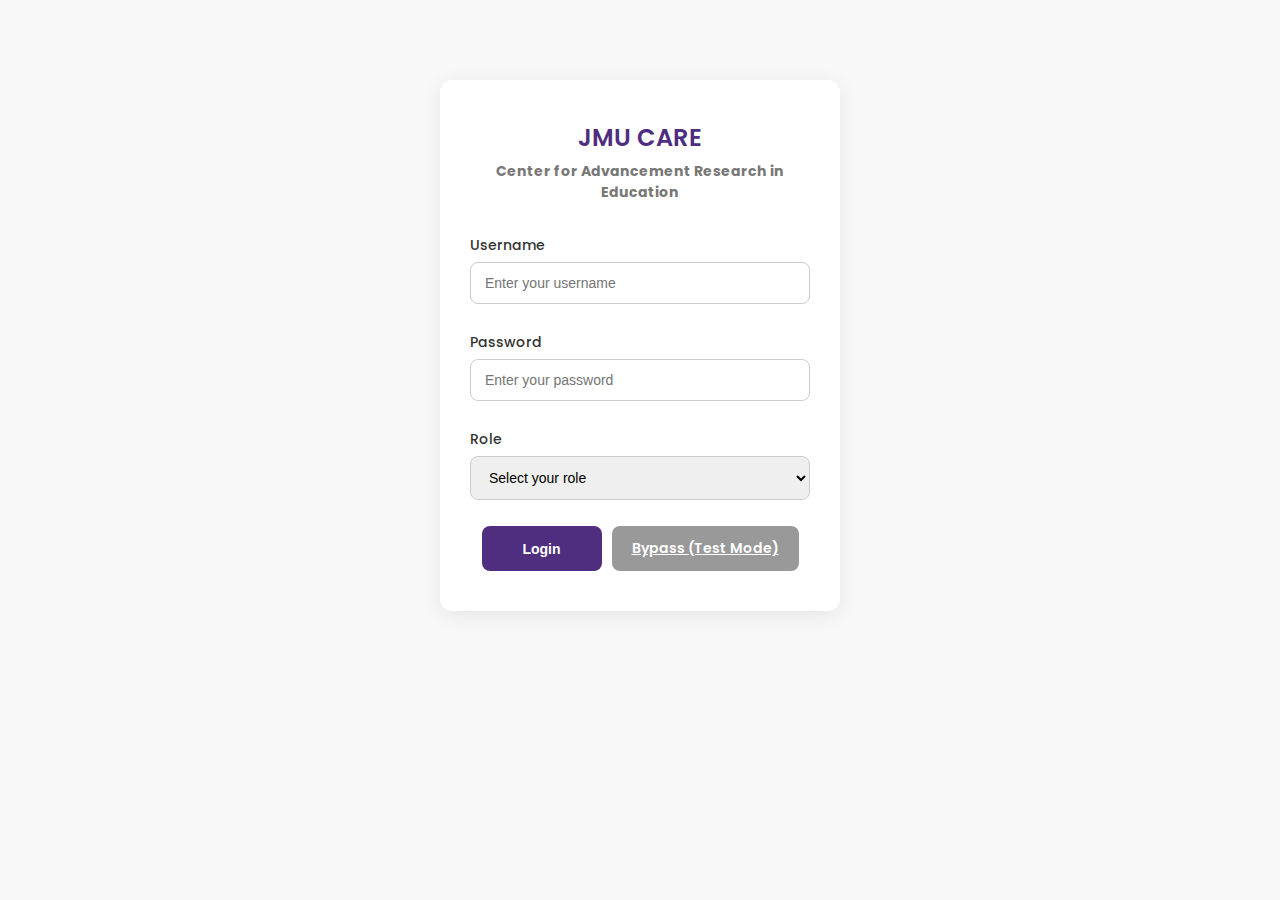
<file: index.html>
<!DOCTYPE html>
<html lang="en">
<head>
  <meta charset="UTF-8" />
  <meta name="viewport" content="width=device-width, initial-scale=1.0"/>
  <title>JMU CARE Login</title>

  <!-- Google Font: Poppins (Optional) -->
  <link rel="preconnect" href="https://fonts.googleapis.com">
  <link rel="preconnect" href="https://fonts.gstatic.com" crossorigin>
  <link 
    href="https://fonts.googleapis.com/css2?family=Poppins:wght@400;600&display=swap" 
    rel="stylesheet"
  >

  <!-- External CSS -->
  <link rel="stylesheet" href="./css/main.css" />
  <link rel="stylesheet" href="./css/login.css" />
</head>
<body>

  <div class="login-container">
    <h1>JMU CARE</h1>
    <h2>Center for Advancement Research in Education</h2>

    <form>
      <!-- Username Field -->
      <label for="username">Username</label>
      <input 
        type="text" 
        id="username" 
        name="username" 
        placeholder="Enter your username" 
        required
      />

      <!-- Password Field -->
      <label for="password">Password</label>
      <input 
        type="password" 
        id="password" 
        name="password" 
        placeholder="Enter your password" 
        required
      />

      <!-- Role Field -->
      <label for="role">Role</label>
      <select id="role" name="role" required>
        <option value="" disabled selected>Select your role</option>
        <option value="teacher">Teacher</option>
        <option value="student">Student</option>
        <option value="admin">Administrator</option>
      </select>

      <!-- Buttons -->
      <div class="button-group">
        <button type="submit" class="login-button">Login</button>
        <a href="dashboard.html" class="bypass-button">Bypass (Test Mode)</a>
      </div>
    </form>
  </div>

</body>
</html>
</file>
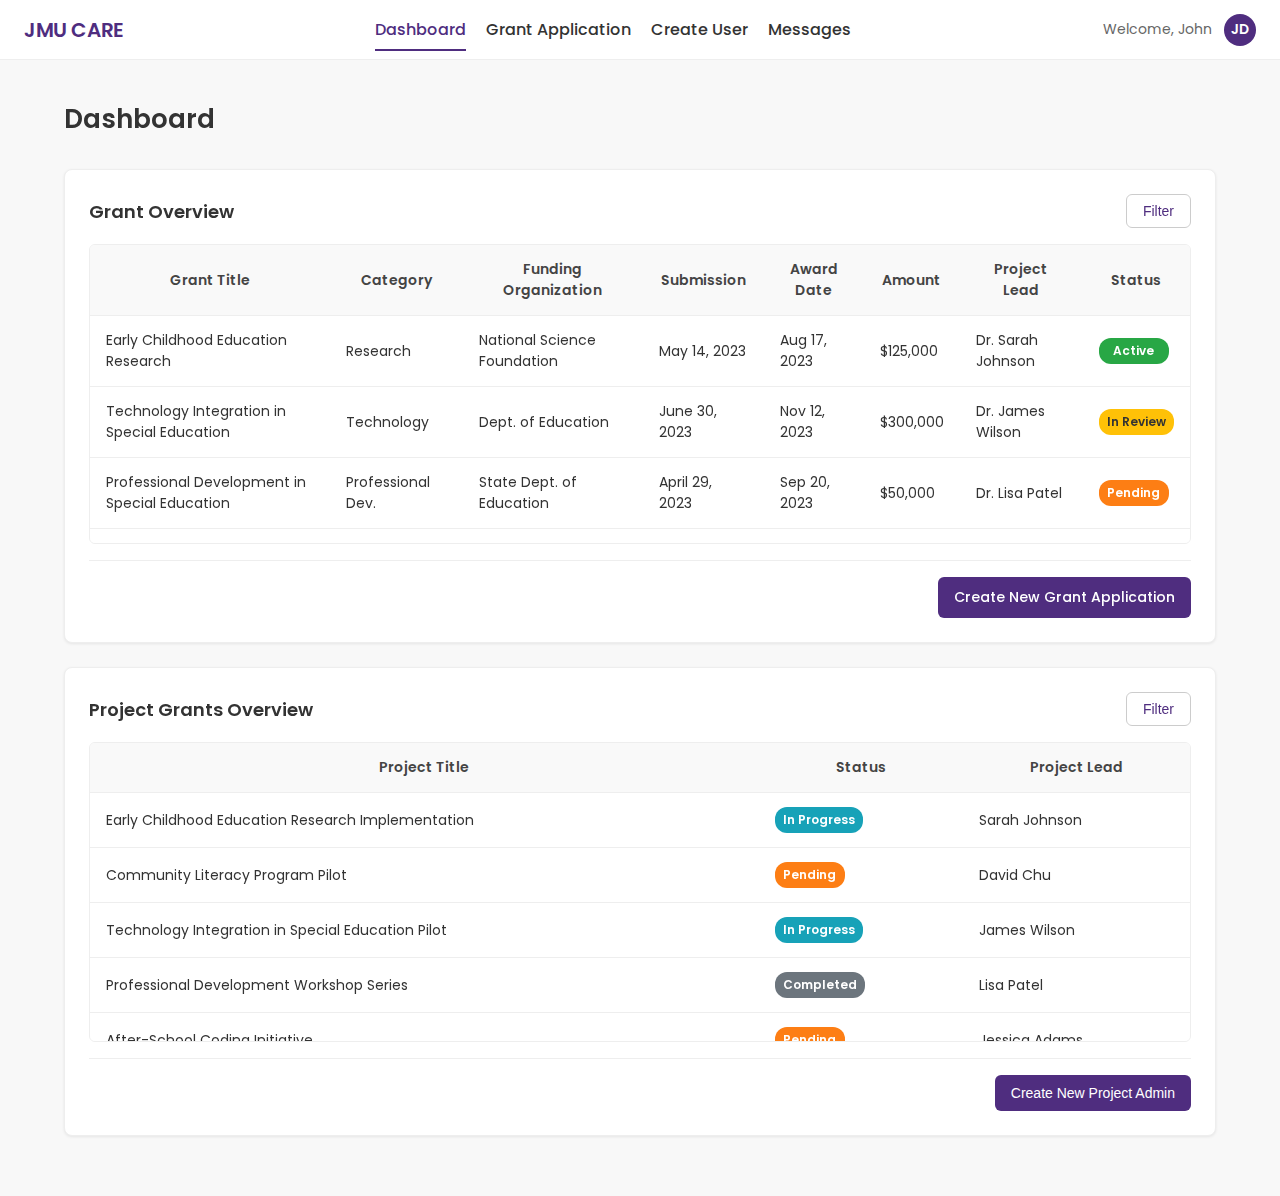
<file: dashboard.html>
<!DOCTYPE html>
<html lang="en">
<head>
  <meta charset="UTF-8" />
  <meta name="viewport" content="width=device-width, initial-scale=1.0"/>
  <title>JMU CARE | Dashboard</title>

  <!-- Global & Page-Specific CSS -->
  <link rel="stylesheet" href="./css/main.css" />
  <link rel="stylesheet" href="./css/dashboard.css" />

  <!-- Google Font: Poppins -->
  <link rel="preconnect" href="https://fonts.googleapis.com">
  <link rel="preconnect" href="https://fonts.gstatic.com" crossorigin>
  <link 
    href="https://fonts.googleapis.com/css2?family=Poppins:wght@400;500;600&display=swap" 
    rel="stylesheet"
  >
</head>
<body>
  <!-- Top Navigation -->
  <nav class="navbar">
    <div class="navbar-brand">JMU CARE</div>
    <!-- Hamburger Toggle Button (visible on small screens) -->
    <button class="navbar-toggle" id="navbar-toggle">
      <span class="bar"></span>
      <span class="bar"></span>
      <span class="bar"></span>
    </button>
    <ul class="nav-links" id="nav-links">
      <li><a href="dashboard.html" class="active">Dashboard</a></li>
      <li><a href="grant-application.html">Grant Application</a></li>
      <li><a href="create-new-user.html">Create User</a></li>
      <li><a href="messages.html">Messages</a></li>
    </ul>
    <div class="user-greeting">
      <span>Welcome, John</span>
      <div class="user-initials">JD</div>
    </div>
  </nav>
  
  

  <!-- Main Content -->
  <main class="main-content">
    <h1>Dashboard</h1>

    <!-- Grant Overview Card -->
    <section class="card-section">
      <div class="card-header">
        <h2>Grant Overview</h2>
        <button class="filter-button" id="toggle-grant-filter">Filter</button>
         </div>

     <!-- Filter Panel for Grant Overview (hidden by default) -->
        <div class="filter-sort" id="grant-filter-panel">
            <label for="sort-options">Sort by:</label>
            <select id="sort-options">
            <option value="default">Select</option>
            <option value="status">Status</option>
            <option value="lead-asc">Project Lead: A–Z</option>
            <option value="lead-desc">Project Lead: Z–A</option>
            </select>
        </div>
        


      <!-- Scrollable Table Container -->
      <div class="table-scrollable">
        <table id="grant-table">
          <thead>
            <tr>
              <th>Grant Title</th>
              <th>Category</th>
              <th>Funding Organization</th>
              <th>Submission</th>
              <th>Award Date</th>
              <th>Amount</th>
              <th>Project Lead</th>
              <th>Status</th>
            </tr>
          </thead>
          <tbody>
            <tr onclick="window.location.href='dashboard-insight.html?grantId=1'" style="cursor: pointer;">
              <td>Early Childhood Education Research</td>
              <td>Research</td>
              <td>National Science Foundation</td>
              <td>May 14, 2023</td>
              <td>Aug 17, 2023</td>
              <td>$125,000</td>
              <td>Dr. Sarah Johnson</td>
              <td><span class="status-pill active">Active</span></td>
            </tr>
            <tr onclick="window.location.href='dashboard-insight.html?grantId=2'" style="cursor: pointer;">
              <td>Technology Integration in Special Education</td>
              <td>Technology</td>
              <td>Dept. of Education</td>
              <td>June 30, 2023</td>
              <td>Nov 12, 2023</td>
              <td>$300,000</td>
              <td>Dr. James Wilson</td>
              <td><span class="status-pill review">In Review</span></td>
            </tr>
            <tr onclick="window.location.href='dashboard-insight.html?grantId=3'" style="cursor: pointer;">
              <td>Professional Development in Special Education</td>
              <td>Professional Dev.</td>
              <td>State Dept. of Education</td>
              <td>April 29, 2023</td>
              <td>Sep 20, 2023</td>
              <td>$50,000</td>
              <td>Dr. Lisa Patel</td>
              <td><span class="status-pill pending">Pending</span></td>
            </tr>
            <!-- Additional rows for scrolling -->
            <tr onclick="window.location.href='dashboard-insight.html?grantId=4'" style="cursor: pointer;">
              <td>Literacy Improvement for ESL Students</td>
              <td>Education</td>
              <td>XYZ Foundation</td>
              <td>July 15, 2023</td>
              <td>Dec 1, 2023</td>
              <td>$80,000</td>
              <td>Dr. Amanda Lee</td>
              <td><span class="status-pill pending">Pending</span></td>
            </tr>
            <tr onclick="window.location.href='dashboard-insight.html?grantId=5'" style="cursor: pointer;">
              <td>Virtual STEM Outreach</td>
              <td>STEM</td>
              <td>Science Education Trust</td>
              <td>June 20, 2023</td>
              <td>Oct 5, 2023</td>
              <td>$150,000</td>
              <td>Dr. Kevin Brown</td>
              <td><span class="status-pill review">In Review</span></td>
            </tr>
          </tbody>
        </table>
      </div>

      <!-- Card Footer with "New Grant Assignment" and button -->
      <div class="card-footer">
       
        <a href="grant-application.html" class="create-button">Create New Grant Application</a>
    </div>
    </section>

    <!-- Project Grants Overview Card -->
    <section class="card-section">
      <div class="card-header">
        <h2>Project Grants Overview</h2>
        <button class="filter-button" id="toggle-project-filter">Filter</button>
      </div>

      <div class="filter-sort" id="project-filter-panel">
        <label for="project-sort-options">Sort by:</label>
        <select id="project-sort-options">
          <option value="default">Select</option>
          <option value="status">Status</option>
          <option value="lead-asc">Project Lead: A–Z</option>
          <option value="lead-desc">Project Lead: Z–A</option>
        </select>
      </div>

      <!-- Scrollable Table Container -->
      <div class="table-scrollable">
        <table id="project-table"> 
              <thead>
            <tr>
              <th>Project Title</th>
              <th>Status</th>
              <th>Project Lead</th>
            </tr>
          </thead>
          <tbody>
            <tr>
              <td>Early Childhood Education Research Implementation</td>
              <td><span class="status-pill in-progress">In Progress</span></td>
              <td>Sarah Johnson</td>
            </tr>
            <tr>
              <td>Community Literacy Program Pilot</td>
              <td><span class="status-pill pending">Pending</span></td>
              <td>David Chu</td>
            </tr>
            <tr>
              <td>Technology Integration in Special Education Pilot</td>
              <td><span class="status-pill in-progress">In Progress</span></td>
              <td>James Wilson</td>
            </tr>
            <tr>
              <td>Professional Development Workshop Series</td>
              <td><span class="status-pill completed">Completed</span></td>
              <td>Lisa Patel</td>
            </tr>
            <!-- Additional rows for scrolling -->
            <tr>
              <td>After-School Coding Initiative</td>
              <td><span class="status-pill pending">Pending</span></td>
              <td>Jessica Adams</td>
            </tr>
            <tr>
              <td>Summer STEM Bootcamp</td>
              <td><span class="status-pill active">Active</span></td>
              <td>Michael Green</td>
            </tr>
          </tbody>
        </table>
      </div>

      <!-- Card Footer with "New Project Admin" and button -->
      <div class="card-footer">
     
        <button class="create-button">Create New Project Admin</button>
      </div>
    </section>
  </main>

  <!-- Global & Page-Specific JS -->
  <script src="./js/main.js"></script>
  <script src="./js/dashboard.js"></script>
</body>
</html>
</file>
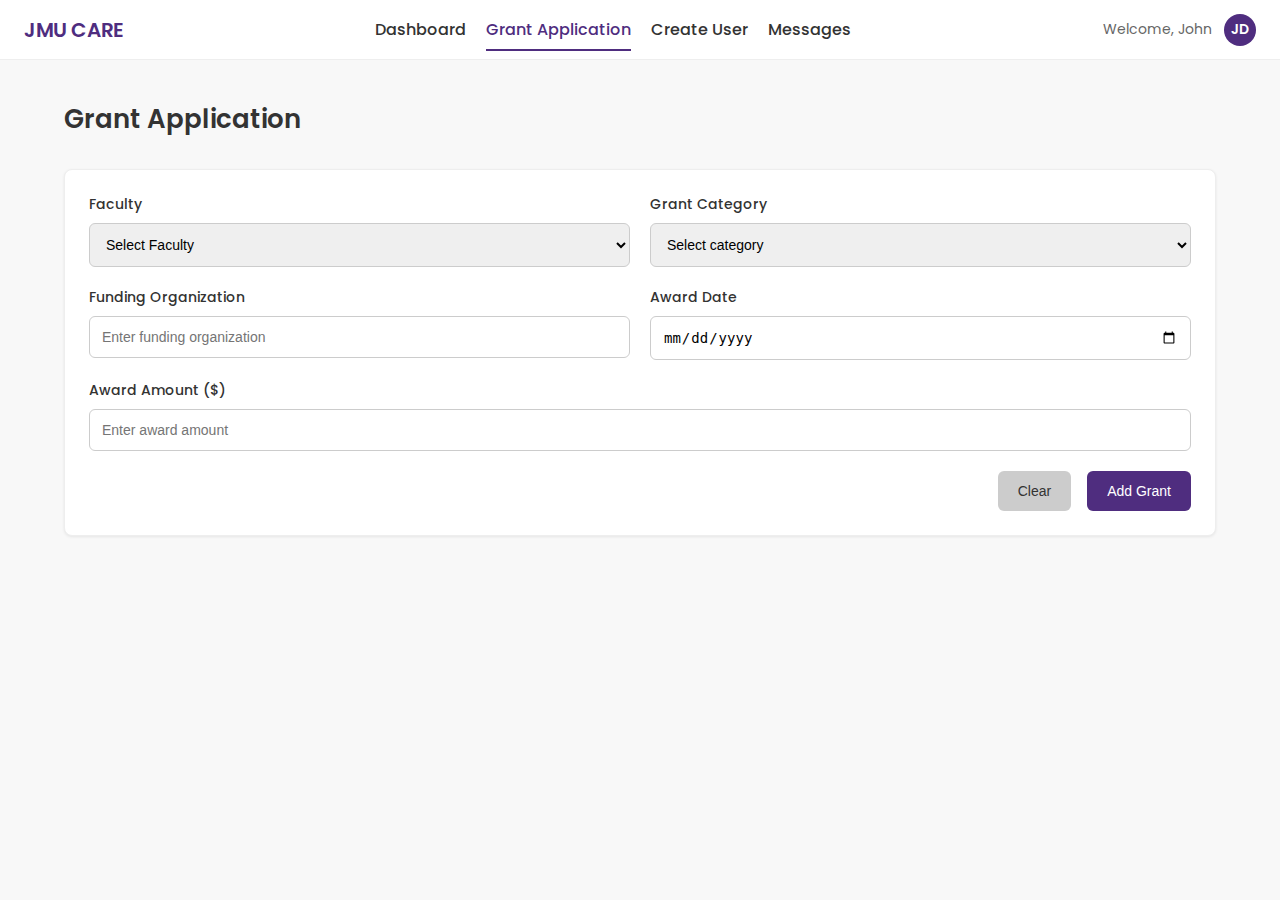
<file: grant-application.html>
<!DOCTYPE html>
<html lang="en">
<head>
  <meta charset="UTF-8" />
  <meta name="viewport" content="width=device-width, initial-scale=1.0"/>
  <title>JMU CARE | Grant Application</title>

  <!-- Global & Page-Specific CSS -->
  <link rel="stylesheet" href="./css/main.css" />
  <link rel="stylesheet" href="./css/grant-application.css" />

  <!-- Google Font: Poppins (Optional) -->
  <link rel="preconnect" href="https://fonts.googleapis.com">
  <link rel="preconnect" href="https://fonts.gstatic.com" crossorigin>
  <link 
    href="https://fonts.googleapis.com/css2?family=Poppins:wght@400;500;600&display=swap" 
    rel="stylesheet"
  >
</head>
<body>
  <!-- Top Navigation -->
  <nav class="navbar">
    <div class="navbar-brand">JMU CARE</div>
    <!-- Hamburger Toggle Button (visible on small screens) -->
    <button class="navbar-toggle" id="navbar-toggle">
      <span class="bar"></span>
      <span class="bar"></span>
      <span class="bar"></span>
    </button>
    <ul class="nav-links" id="nav-links">
      <li><a href="dashboard.html" >Dashboard</a></li>
      <li><a href="grant-application.html" class="active">Grant Application</a></li>
      <li><a href="create-new-user.html">Create User</a></li>
      <li><a href="messages.html">Messages</a></li>
    </ul>
    <div class="user-greeting">
      <span>Welcome, John</span>
      <div class="user-initials">JD</div>
    </div>
  </nav>

  <!-- Main Content -->
  <main class="main-content">
    <h1>Grant Application</h1>

    <section class="form-container">
      <form>
        <div class="form-row">
          <div class="form-group">
            <label for="faculty">Faculty</label>
            <select id="faculty" name="faculty" required>
              <option value="" disabled selected>Select Faculty</option>
              <option value="faculty1">Faculty 1</option>
              <option value="faculty2">Faculty 2</option>
            </select>
          </div>

          <div class="form-group">
            <label for="category">Grant Category</label>
            <select id="category" name="category" required>
              <option value="" disabled selected>Select category</option>
              <option value="research">Research</option>
              <option value="technology">Technology</option>
              <option value="professional-dev">Professional Dev.</option>
            </select>
          </div>
        </div>

        <div class="form-row">
          <div class="form-group">
            <label for="organization">Funding Organization</label>
            <input 
              type="text" 
              id="organization" 
              name="organization" 
              placeholder="Enter funding organization" 
              required
            />
          </div>

          <div class="form-group">
            <label for="awardDate">Award Date</label>
            <input 
              type="date" 
              id="awardDate" 
              name="awardDate" 
              required
            />
          </div>
        </div>

        <div class="form-row">
          <div class="form-group full-width">
            <label for="awardAmount">Award Amount ($)</label>
            <input 
              type="number" 
              id="awardAmount" 
              name="awardAmount" 
              placeholder="Enter award amount" 
              required
            />
          </div>
        </div>

        <div class="form-actions">
          <button type="reset" class="clear-button">Clear</button>
          <button type="submit" class="add-button">Add Grant</button>
        </div>
      </form>
    </section>
  </main>

  <!-- Global & Page-Specific JS -->
  <script src="./js/main.js"></script>
  <!-- <script src="./js/grant-application.js"></script> (if needed) -->
</body>
</html>
</file>
<file: css/login.css>
/* login.css (Specific to index.html) */

/* Container styling */
.login-container {
  background-color: #ffffff;
  width: 400px;
  max-width: 90%;
  padding: 40px 30px;
  border-radius: 12px;
  box-shadow: 0 4px 20px rgba(0, 0, 0, 0.08);
  text-align: center;
  margin: 80px auto; /* center on page */
}

/* Headings */
.login-container h1 {
  font-size: 24px;
  font-weight: 600;
  color: var(--primary-color);
  margin-bottom: 6px;
}

.login-container h2 {
  font-size: 14px;
  color: #777;
  margin-bottom: 32px;
}

/* Form fields */
.login-container label {
  display: block;
  text-align: left;
  font-size: 14px;
  font-weight: 500;
  color: #333;
  margin: 12px 0 6px;
}

.login-container input,
.login-container select {
  width: 100%;
  padding: 12px 14px;
  margin-bottom: 16px;
  border: 1px solid #ccc;
  border-radius: 8px;
  font-size: 14px;
  outline: none;
  transition: border-color 0.2s ease;
}

.login-container input:focus,
.login-container select:focus {
  border-color: var(--primary-color);
}

/* Buttons */
.button-group {
  display: flex;
  gap: 10px;
  justify-content: center;
  margin-top: 10px;
}

.login-button,
.bypass-button {
  padding: 12px 20px;
  border: none;
  border-radius: 8px;
  font-size: 14px;
  cursor: pointer;
  color: #fff;
  font-weight: 600;
  transition: background-color 0.2s ease-in-out, transform 0.2s;
  min-width: 120px;
}

.login-button {
  background-color: var(--primary-color);
}

.login-button:hover {
  background-color: #3e2164;
  transform: translateY(-1px);
}

.bypass-button {
  background-color: var(--secondary-color);
}

.bypass-button:hover {
  background-color: #7a7a7a;
  transform: translateY(-1px);
}
</file>
<file: css/dashboard.css>
/* dashboard.css */

/* NAVBAR */
.navbar {
    display: flex;
    align-items: center;
    justify-content: space-between;
    background-color: #fff;
    border-bottom: 1px solid #eee;
    padding: 0 24px;
    height: 60px;
  }
  
  .navbar-brand {
    font-size: 20px;
    font-weight: 600;
    color: #4F2D7F;
  }
  
  .nav-links {
    list-style: none;
    display: flex;
    gap: 20px;
  }
  
  .nav-links li a {
    text-decoration: none;
    color: #333;
    font-weight: 500;
    padding: 8px 0;
    transition: color 0.2s ease;
  }
  
  .nav-links li a:hover {
    color: #4F2D7F;
  }
  
  .nav-links li a.active {
    color: #4F2D7F;
    border-bottom: 2px solid #4F2D7F;
  }
  
  .user-greeting {
    display: flex;
    align-items: center;
    gap: 12px;
    font-size: 14px;
    color: #666;
  }
  
  .user-initials {
    width: 32px;
    height: 32px;
    background-color: #4F2D7F;
    color: #fff;
    display: flex;
    align-items: center;
    justify-content: center;
    border-radius: 50%;
    font-size: 14px;
    font-weight: 600;
  }
  
  /* MAIN CONTENT */
  .main-content {
    width: 90%;
    max-width: 1200px;
    margin: 40px auto 60px;
  }
  
  .main-content h1 {
    font-size: 26px;
    font-weight: 600;
    color: #333;
    margin-bottom: 30px;
  }
  
  /* CARD SECTION */
  .card-section {
    background-color: #fff;
    border: 1px solid #eee;
    border-radius: 8px;
    margin-bottom: 24px;
    padding: 24px;
    box-shadow: 0 1px 3px rgba(0, 0, 0, 0.08);
  }
  
  .card-header {
    display: flex;
    justify-content: space-between;
    align-items: center;
    margin-bottom: 16px;
  }
  
  .card-header h2 {
    font-size: 18px;
    font-weight: 600;
    margin: 0;
    color: #333;
  }
  
  /* FILTER PANEL (hidden by default) */
  .filter-sort {
    display: none;
    margin-top: 16px;
    padding: 12px;
    border: 1px solid #eee;
    border-radius: 8px;
    background-color: #f9f9f9;
    align-items: center;
    gap: 12px;
    /* Align content to the right */
    justify-content: flex-end;
  }
  
  .filter-sort.active {
    display: flex;
  }
  
  .filter-sort label {
    font-size: 14px;
    color: #333;
  }
  
  .filter-sort select {
    padding: 6px 8px;
    font-size: 14px;
    border: 1px solid #ccc;
    border-radius: 4px;
    outline: none;
    transition: border-color 0.2s ease;
  }
  
  .filter-sort select:focus {
    border-color: #4F2D7F;
  }
  
  /* TABLE SCROLLABLE - adjust max-height to show ~4 rows */
  .table-scrollable {
    max-height: 300px; /* Adjust this value as needed for the size of the table 400/4 */ 
    overflow-y: auto;
    margin-bottom: 16px;
    border: 1px solid #eee;
    border-radius: 6px;
  }
  
  /* TABLE */
  table {
    width: 100%;
    border-collapse: collapse;
    background-color: #fff;
  }
  
  /* Make the table header sticky */
  thead {
    background-color: #f9f9f9;
  }
  
  thead th {
    position: sticky;
    top: 0;
    background-color: #f9f9f9;
    z-index: 1;
  }
  
  th, td {
    padding: 14px 16px;
    font-size: 14px;
    border-bottom: 1px solid #eee;
    vertical-align: middle;
  }
  
  th {
    font-weight: 600;
    color: #444;
  }
  
  /* CARD FOOTER */
  .card-footer {
    display: flex;
    align-items: center;
    justify-content: space-between;
    border-top: 1px solid #eee;
    padding-top: 16px;
    margin-top: 16px;
  }
  
  .card-footer h3 {
    font-size: 15px;
    font-weight: 500;
    margin: 0;
    color: #333;
  }
  
  /* BUTTONS */
  .filter-button {
    background-color: #fff;
    border: 1px solid #ccc;
    color: #4F2D7F;
    border-radius: 6px;
    padding: 8px 16px;
    cursor: pointer;
    font-size: 14px;
    transition: background-color 0.2s ease;
  }
  
  .filter-button:hover {
    background-color: #f2f2f2;
  }
  
  .create-button {
    background-color: #4F2D7F;
    color: #fff;
    border: none;
    border-radius: 6px;
    padding: 10px 16px;
    cursor: pointer;
    font-size: 14px;
    font-weight: 500;
    transition: background-color 0.2s ease, transform 0.2s;
    text-decoration: none;
    display: inline-block;
    margin-left: auto; /* This pushes the button to the right in a flex container */
  }
  
  
  .create-button:hover {
    background-color: #3e2164;
    transform: translateY(-1px);
  }
  
  /* STATUS PILL STYLES */
  .status-pill {
    display: inline-block;
    padding: 4px 8px;
    border-radius: 12px;
    font-size: 12px;
    font-weight: 600;
    color: #fff;
    text-align: center;
    min-width: 70px;
    white-space: nowrap;
  }
  
  .status-pill.active {
    background-color: #28a745;
  }
  
  .status-pill.review {
    background-color: #ffc107;
    color: #333;
  }
  
  .status-pill.pending {
    background-color: #fd7e14;
  }
  
  .status-pill.in-progress {
    background-color: #17a2b8;
  }
  
  .status-pill.completed {
    background-color: #6c757d;
  }
</file>
<file: css/grant-application.css>
/******************************************************
  Styles for the Grant Application Page
******************************************************/

/* NAVBAR (reuse styling from other pages as needed) */
.navbar {
    display: flex;
    align-items: center;
    justify-content: space-between;
    background-color: #fff;
    border-bottom: 1px solid #eee;
    padding: 0 24px;
    height: 60px;
  }
  
  .navbar-brand {
    font-size: 20px;
    font-weight: 600;
    color: #4F2D7F;
  }
  
  .nav-links {
    list-style: none;
    display: flex;
    gap: 20px;
  }
  
  .nav-links li a {
    text-decoration: none;
    color: #333;
    font-weight: 500;
    padding: 8px 0;
    transition: color 0.2s ease;
  }
  
  .nav-links li a:hover {
    color: #4F2D7F;
  }
  
  .nav-links li a.active {
    color: #4F2D7F;
    border-bottom: 2px solid #4F2D7F;
  }
  
  .user-greeting {
    display: flex;
    align-items: center;
    gap: 12px;
    font-size: 14px;
    color: #666;
  }
  
  /* Example user initials avatar */
  .user-initials {
    width: 32px;
    height: 32px;
    background-color: #4F2D7F;
    color: #fff;
    display: flex;
    align-items: center;
    justify-content: center;
    border-radius: 50%;
    font-size: 14px;
    font-weight: 600;
  }
  
  /* MAIN CONTENT */
  .main-content {
    width: 90%;
    max-width: 1200px;
    margin: 40px auto 60px;
  }
  
  .main-content h1 {
    font-size: 26px;
    font-weight: 600;
    color: #333;
    margin-bottom: 30px;
  }
  
  /* FORM CONTAINER */
  .form-container {
    background-color: #fff;
    border: 1px solid #eee;
    border-radius: 8px;
    padding: 24px;
    box-shadow: 0 1px 3px rgba(0, 0, 0, 0.08);
  }
  
  /* FORM ROWS (two columns) */
  .form-row {
    display: flex;
    flex-wrap: wrap;
    gap: 20px;
    margin-bottom: 20px;
  }
  
  .form-group {
    flex: 1; /* each group takes equal width */
    min-width: 240px;
    display: flex;
    flex-direction: column;
  }
  
  .full-width {
    flex: 1 1 100%; /* span entire row */
  }
  
  .form-group label {
    font-size: 14px;
    font-weight: 500;
    color: #333;
    margin-bottom: 8px;
  }
  
  .form-group select,
  .form-group input {
    padding: 12px;
    border: 1px solid #ccc;
    border-radius: 6px;
    font-size: 14px;
    outline: none;
    transition: border-color 0.2s ease;
  }
  
  .form-group select:focus,
  .form-group input:focus {
    border-color: #4F2D7F;
  }
  
  /* FORM ACTIONS */
  .form-actions {
    display: flex;
    justify-content: flex-end;
    gap: 16px;
    margin-top: 20px;
  }
  
  /* BUTTONS */
  .clear-button,
  .add-button {
    border: none;
    border-radius: 6px;
    padding: 12px 20px;
    font-size: 14px;
    font-weight: 500;
    cursor: pointer;
    transition: background-color 0.2s ease, transform 0.2s;
  }
  
  .clear-button {
    background-color: #ccc;
    color: #333;
  }
  
  .clear-button:hover {
    background-color: #b3b3b3;
    transform: translateY(-1px);
  }
  
  .add-button {
    background-color: #4F2D7F;
    color: #fff;
  }
  
  .add-button:hover {
    background-color: #3e2164;
    transform: translateY(-1px);
  }
</file>
<file: css/main.css>
/* main.css (Global/Shared) */

/* Basic Reset */
* {
    margin: 0;
    padding: 0;
    box-sizing: border-box;
  }
  
  /* Global font & background */
  body {
    font-family: 'Poppins', sans-serif;
    background-color: #f8f8f8;
    color: #333;
  }
  
  /* Variables (optional) */
  :root {
    --primary-color: #4F2D7F;
    --secondary-color: #999999;
    --bg-color: #ffffff;
    --text-color: #333333;
  }
  .user-initials {
    width: 32px;
    height: 32px;
    background-color: #4F2D7F;
    color: #fff;
    display: flex;
    align-items: center;
    justify-content: center;
    border-radius: 50%;
    font-size: 14px;
    font-weight: 600;
  }  

/* Base Navbar Styles */
.navbar {
  display: flex;
  align-items: center;
  justify-content: space-between;
  background-color: #fff;
  border-bottom: 1px solid #eee;
  padding: 0 24px;
  height: 60px;
  position: relative;
}

.navbar-brand {
  font-size: 20px;
  font-weight: 600;
  color: #4F2D7F;
}

/* Desktop Navigation Links */
.nav-links {
  list-style: none;
  display: flex;
  gap: 20px;
}

.nav-links li a {
  text-decoration: none;
  color: #333;
  font-weight: 500;
  padding: 8px 0;
  transition: color 0.2s ease;
}

.nav-links li a:hover {
  color: #4F2D7F;
}

.nav-links li a.active {
  color: #4F2D7F;
  border-bottom: 2px solid #4F2D7F;
}

/* User Greeting */
.user-greeting {
  display: flex;
  align-items: center;
  gap: 12px;
  font-size: 14px;
  color: #666;
}

.user-initials {
  width: 32px;
  height: 32px;
  background-color: #4F2D7F;
  color: #fff;
  display: flex;
  align-items: center;
  justify-content: center;
  border-radius: 50%;
  font-size: 14px;
  font-weight: 600;
}

/* Hamburger Toggle (Hidden on Desktop) */
.navbar-toggle {
  display: none;
  flex-direction: column;
  justify-content: center;
  background: none;
  border: none;
  cursor: pointer;
}

.navbar-toggle .bar {
  width: 25px;
  height: 3px;
  background-color: #4F2D7F;
  margin: 4px 0;
}

/* Responsive Styles for Smaller Screens */
@media (max-width: 768px) {
  /* Show hamburger button */
  .navbar-toggle {
    display: flex;
  }
  
  /* Hide nav links by default */
  .nav-links {
    display: none;
    flex-direction: column;
    width: 100%;
    background-color: #fff;
    position: absolute;
    top: 60px;
    left: 0;
    border-bottom: 1px solid #eee;
    z-index: 999;
  }
  
  /* Show nav links when the "open" class is added */
  .nav-links.open {
    display: flex;
  }
  
  .nav-links li {
    text-align: center;
    padding: 12px 0;
  }
  
  /* Optionally hide user greeting on mobile for cleaner look */
  .user-greeting {
    display: none;
  }
}
/* Base Navbar Styles (Desktop) */
.nav-links {
  list-style: none;
  display: flex;
  gap: 20px;
}

/* Responsive Mobile Styles */
@media (max-width: 768px) {
  /* Hide nav links by default */
  .nav-links {
    display: none !important;  /* Force override of the base rule */
    flex-direction: column;
    width: 100%;
    background-color: #fff;
    position: absolute;
    top: 60px;
    left: 0;
    border-bottom: 1px solid #eee;
    z-index: 999;
  }
  
  /* When the "open" class is present, show the menu */
  .nav-links.open {
    display: flex !important;
  }
  
  .nav-links li {
    text-align: center;
    padding: 12px 0;
  }
  
  /* Show hamburger button */
  .navbar-toggle {
    display: flex;
  }
  
  /* Optionally hide the user greeting for a cleaner look */
  .user-greeting {
    display: none;
  }
}
</file>
